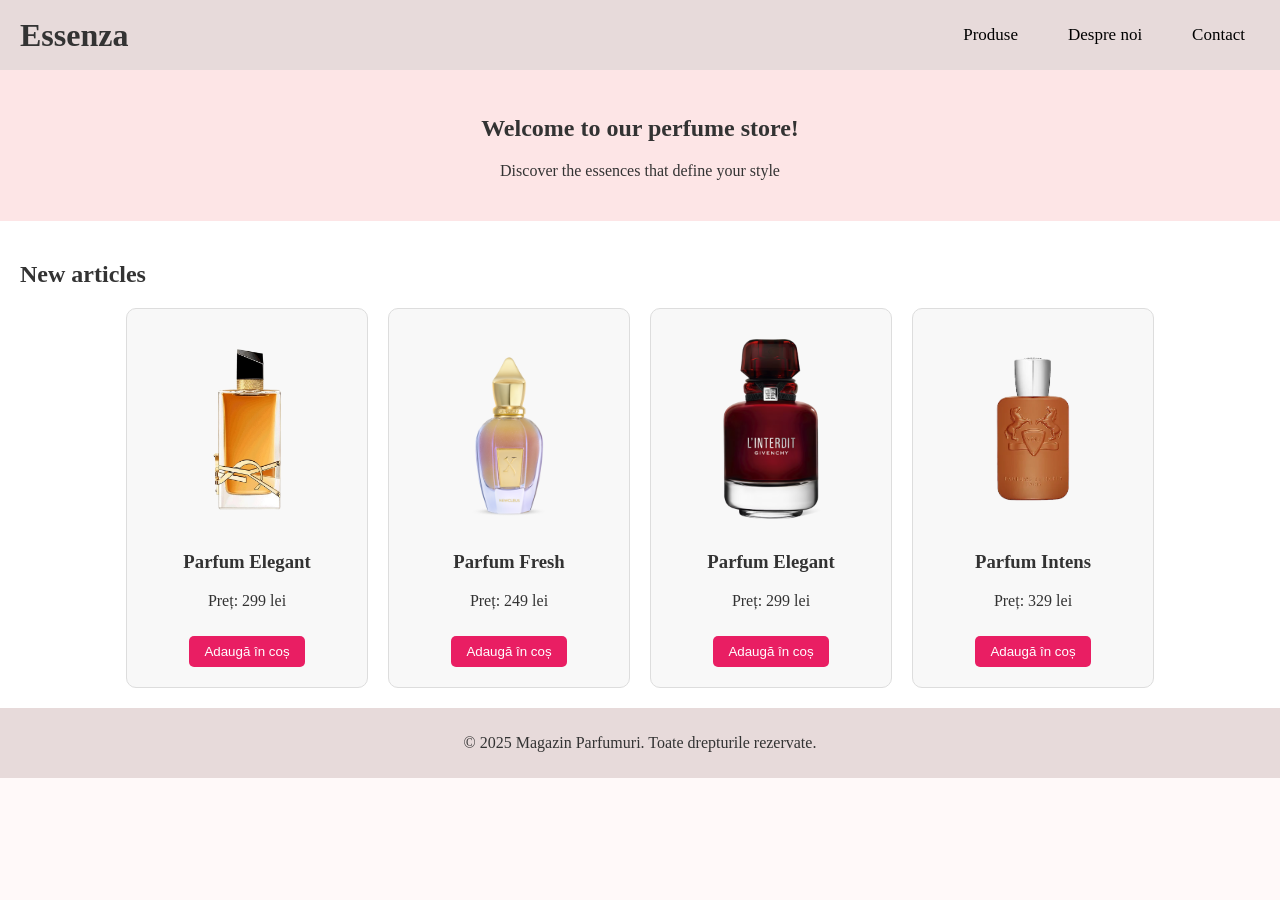
<file: index.html>
<!DOCTYPE html>
<html lang="ro">
<head>
    <meta charset="UTF-8">
    <meta name="viewport" content="width=device-width, initial-scale=1.0">
    <title>Magazin Parfumuri</title>
    <link rel="stylesheet" href="css/index.css">
</head>
<body>
    
    </header>
    <header class="header">
        <h1>Essenza</h1>
        <div class="hamburger"></div>
        <nav class="nav" id="menu">
            <ul>
                <li><a href="shop.html">Produse</a></li>
                <li><a href="despre.html">Despre noi</a></li>
                <li><a href="contact.html">Contact</a></li>
            </ul>
        </nav>
    </header>
    
    <section class="hero">
        <h2>Welcome to our perfume store!</h2>
        <p>Discover the essences that define your style</p>
    </section>
    <section id="produse" class="produse">
        <h2>New articles</h2>
        <div class="grid">
<div class="produs">
     <a href="parfum1.html" style="text-decoration: none; color: inherit;">
     <img src="images/ysl 1.jpg" alt="Parfum 1"style="width: 100%; height: auto;">
     <h3>Parfum Elegant</h3>
     <p>Preț: 299 lei</p>
     <button>Adaugă în coș</button>
 </a>      
</div>       
<div class="produs">
    <a href="parfum2.html" style="text-decoration: none; color: inherit;">
    <img src="images/xerjoff.jpg" alt="Parfum 2"style="width: 100%; height: auto;">
    <h3>Parfum Fresh</h3>
    <p>Preț: 249 lei</p>
    <button>Adaugă în coș</button>
</a>
</div>
<div class="produs">
    <a href="parfum3.html" style="text-decoration: none; color: inherit;">
    <img src="images\givenchy.jpg" alt="Parfum 3" style="width: 100%; height: auto;">
    <h3>Parfum Elegant</h3>
    <p>Preț: 299 lei</p>
    <button style="margin-top: 10px;">Adaugă în coș</button>
</a>
</div>
<div class="produs">
    <a href="parfum4.html" style="text-decoration: none; color: inherit;">
    <img src="images\pdm.jpg" alt="Parfum 4" style="width: 100%; height: auto;">
    <h3>Parfum Intens</h3>
    <p>Preț: 329 lei</p>
    <button style="margin-top: 10px;">Adaugă în coș</button>
</a>
</div>
</div>  
</div>
</div>
</section>
    <footer class="footer">
        <p>&copy; 2025 Magazin Parfumuri. Toate drepturile rezervate.</p>
    </footer>
<script src="script.js">
</script>
</body>
</html>
</file>
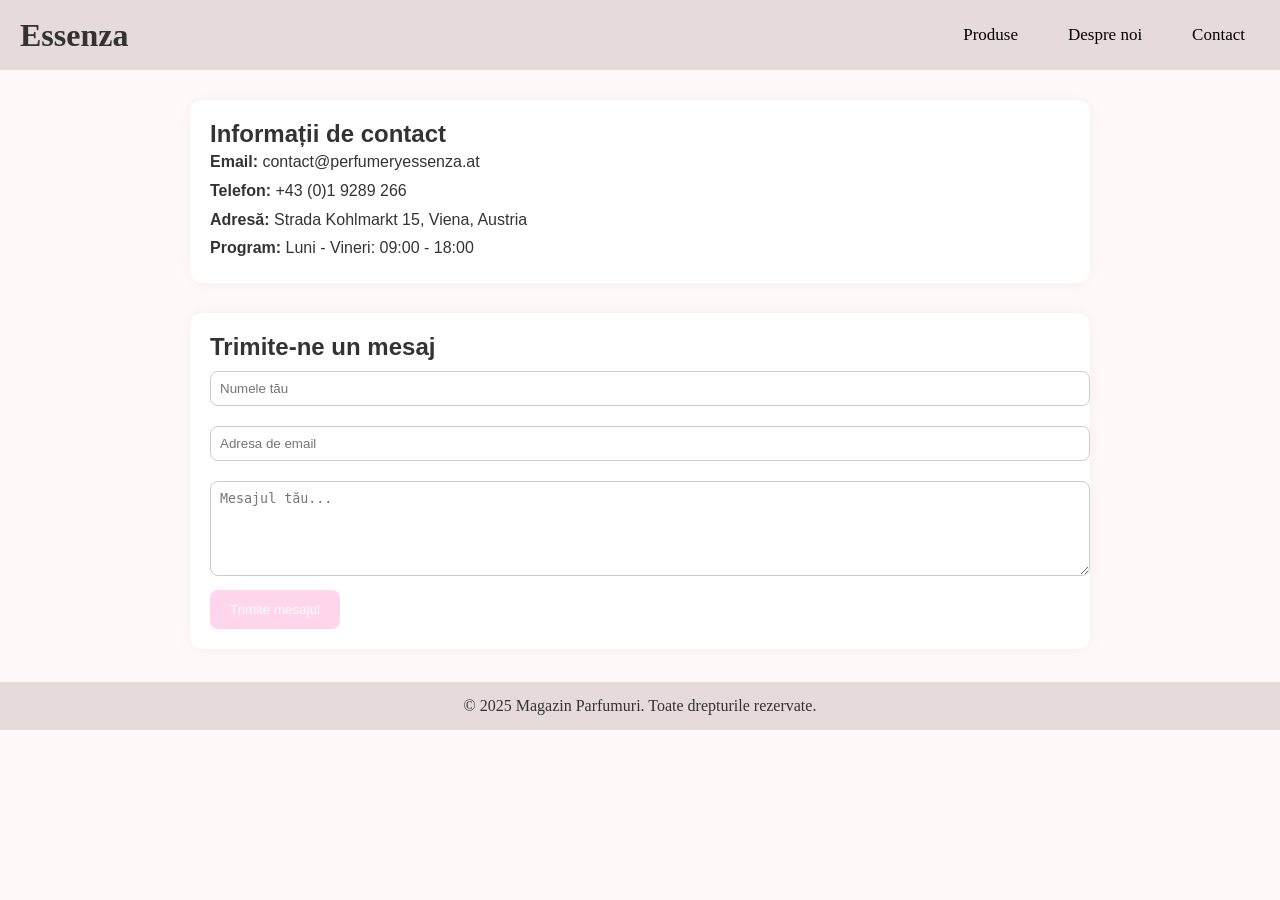
<file: contact.html>
<!DOCTYPE html>
<html lang="ro">
<head>
  <meta charset="UTF-8">
  <meta name="viewport" content="width=device-width, initial-scale=1.0">
  <title>Contactează-ne | Parfumuri Elegante</title>
  <style>
     * {
      margin: 0;
    }

    .header {
      display: flex;
      justify-content: space-between;
      align-items: center;
      color: #333;
      background-color: #e7dada;
      padding: 10px 20px;
      font-family: 'Times New Roman', sans-serif;
    }

    .home_bttn {
      text-decoration: none;
      color: #333;
    }

    .header h1 {
      margin: 0;
      text-align: center;
    }

    .hamburger {
      font-size: 30px;
      cursor: pointer;
      display: none;
    }

    .nav ul {
      display: flex;
      gap: 20px;
      list-style: none;
      margin: 0;
      padding: 0;
    }

    .nav li {
      display: inline;
    }

    .nav a {
      display: block;
      color: black;
      text-decoration: none;
      padding: 15px;
      font-size: 17px;
      transition: background-color 0.3s ease;
      border-radius: 5px;
    }

    .nav a:hover {
      background-color: #d8bcbc;
    }

    @media (max-width: 768px) {
      .hamburger {
        display: block;
      }

      .nav {
        display: none;
        width: 100%;
      }

      .nav.open {
        display: block;
      }

      .nav ul {
        flex-direction: column;
        align-items: flex-start;
      }
    }
    body {
      font-family: Arial, sans-serif;
      background-color: #fff9f9;
      color: #333;
    }
    .container {
      max-width: 900px;
      margin: 0 auto;
    }
    .contact-info, .contact-form {
      margin-top: 30px;
      background-color: #ffffff;
      padding: 20px;
      border-radius: 12px;
      box-shadow: 0 0 15px rgba(0,0,0,0.05);
    }
    .contact-info p {
      line-height: 1.8;
    }
    form input, form textarea {
      width: 100%;
      padding: 9px;
      margin: 10px 0;
      border: 1px solid #ccc;
      border-radius: 8px;
    }
    form button {
      background-color: #ffcee8d2;
      color: white;
      padding: 12px 20px;
      border: none;
      border-radius: 8px;
      cursor: pointer;
    }
    form button:hover {
      background-color: #d1a6c1;
    }
    .footer {
    background-color:#e7dada;
    text-align: center;
    padding: 15px;
    margin-top: 33px;
    font-family: 'Times', serif;
}
  </style>
</head>
<body>
    <header class="header">
        <a class="home_bttn" href="index.html">
          <h1>Essenza</h1>
        </a>
        <div class="hamburger" id="hamburger">&#9776;</div>
        <nav class="nav" id="menu">
          <ul>
            <li><a href="shop.html">Produse</a></li>
            <li><a href="despre.html">Despre noi</a></li>
            <li><a href="contact.html">Contact</a></li>
          </ul>
        </nav>
      </header>
  <div class="container">
    
    <div class="contact-info">
      <h2>Informații de contact</h2>
      <p><strong>Email:</strong> contact@perfumeryessenza.at</p>
      <p><strong>Telefon:</strong> +43 (0)1 9289 266</p>
      <p><strong>Adresă:</strong> Strada Kohlmarkt 15, Viena, Austria</p>
      <p><strong>Program:</strong> Luni - Vineri: 09:00 - 18:00</p>
    </div>

    <div class="contact-form">
      <h2>Trimite-ne un mesaj</h2>
      <form action="/trimite-mesaj" method="POST">
        <input type="text" name="nume" placeholder="Numele tău" required>
        <input type="email" name="email" placeholder="Adresa de email" required>
        <textarea name="mesaj" rows="5" placeholder="Mesajul tău..." required></textarea>
        <button type="submit">Trimite mesajul</button>
      </form>
    </div>
  </div>
  <footer class="footer">
    <p>&copy; 2025 Magazin Parfumuri. Toate drepturile rezervate.</p>
</footer>
</body>
</html>
</file>
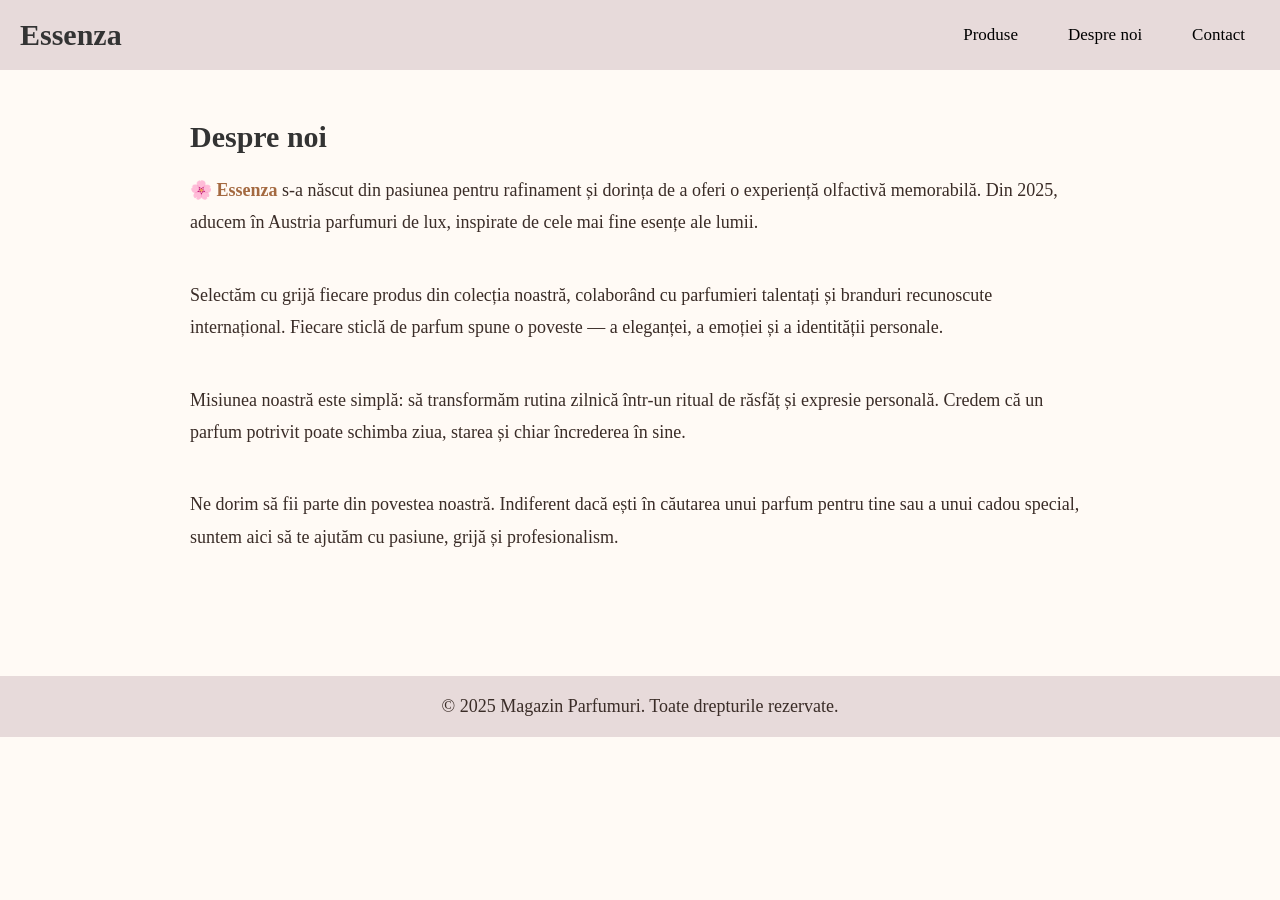
<file: despre.html>
<!DOCTYPE html>
<html lang="ro">
<head>
  <meta charset="UTF-8">
  <meta name="viewport" content="width=device-width, initial-scale=1.0">
  <title>Despre noi | Parfumuri Elegante</title>
  <style>
     * {
      margin: 0;
    }

    .header {
      display: flex;
      justify-content: space-between;
      align-items: center;
      color: #333;
      background-color: #e7dada;
      padding: 10px 20px;
      font-family: 'Times New Roman', sans-serif;
    }

    .home_bttn {
      text-decoration: none;
      color: #333;
    }

    .header h1 {
      margin: 0;
      text-align: center;
    }

    .hamburger {
      font-size: 30px;
      cursor: pointer;
      display: none;
    }

    .nav ul {
      display: flex;
      gap: 20px;
      list-style: none;
      margin: 0;
      padding: 0;
    }

    .nav li {
      display: inline;
    }

    .nav a {
      display: block;
      color: black;
      text-decoration: none;
      padding: 15px;
      font-size: 17px;
      transition: background-color 0.3s ease;
      border-radius: 5px;
    }

    .nav a:hover {
      background-color: #d8bcbc;
    }

    @media (max-width: 768px) {
      .hamburger {
        display: block;
      }

      .nav {
        display: none;
        width: 100%;
      }

      .nav.open {
        display: block;
      }

      .nav ul {
        flex-direction: column;
        align-items: flex-start;
      }
    }
    body {
      font-family: 'Georgia', serif;
      background-color: #fffaf5;
      color: #3a2c27;
    
    }
    .container {
      max-width: 900px;
      margin: 0 auto;
      padding: 50px;
    }
    
    h1 {
      color: #333;
      font-size: 30px;
      margin-bottom: 20px;
    }
    p {
      line-height: 1.8;
      font-size: 18px;
    }
    .highlight {
      font-weight: bold;
      color: #a46940;
    }
    .section {
      margin-bottom: 40px;
    }
    .footer {
    background-color:#e7dada;
    text-align: center;
    padding: 14px;
    margin-top: 33px;
    font-family: 'Times', serif;
}
  </style>
</head>
<body>
    <header class="header">
        <a class="home_bttn" href="index.html">
          <h1>Essenza</h1>
        </a>
        <div class="hamburger" id="hamburger">&#9776;</div>
        <nav class="nav" id="menu">
          <ul>
            <li><a href="shop.html">Produse</a></li>
            <li><a href="despre.html">Despre noi</a></li>
            <li><a href="contact.html">Contact</a></li>
          </ul>
        </nav>
      </header>
  <div class="container">
    <h1>Despre noi</h1>

    <div class="section">
      <p>
        <span class="highlight">🌸 Essenza</span> s-a născut din pasiunea pentru rafinament și dorința de a oferi o experiență olfactivă memorabilă.
        Din 2025, aducem în Austria parfumuri de lux, inspirate de cele mai fine esențe ale lumii.
      </p>
    </div>

    <div class="section">
      <p>
        Selectăm cu grijă fiecare produs din colecția noastră, colaborând cu parfumieri talentați și branduri recunoscute internațional.
        Fiecare sticlă de parfum spune o poveste — a eleganței, a emoției și a identității personale.
      </p>
    </div>

    <div class="section">
      <p>
        Misiunea noastră este simplă: să transformăm rutina zilnică într-un ritual de răsfăț și expresie personală. Credem că un parfum potrivit poate schimba ziua, starea și chiar încrederea în sine.
      </p>
    </div>

    <div class="section">
      <p>
        Ne dorim să fii parte din povestea noastră. Indiferent dacă ești în căutarea unui parfum pentru tine sau a unui cadou special, suntem aici să te ajutăm cu pasiune, grijă și profesionalism.
      </p>
    </div>
  </div>
  <footer class="footer">
    <p>&copy; 2025 Magazin Parfumuri. Toate drepturile rezervate.</p>
</footer>
</body>
</html>
</file>
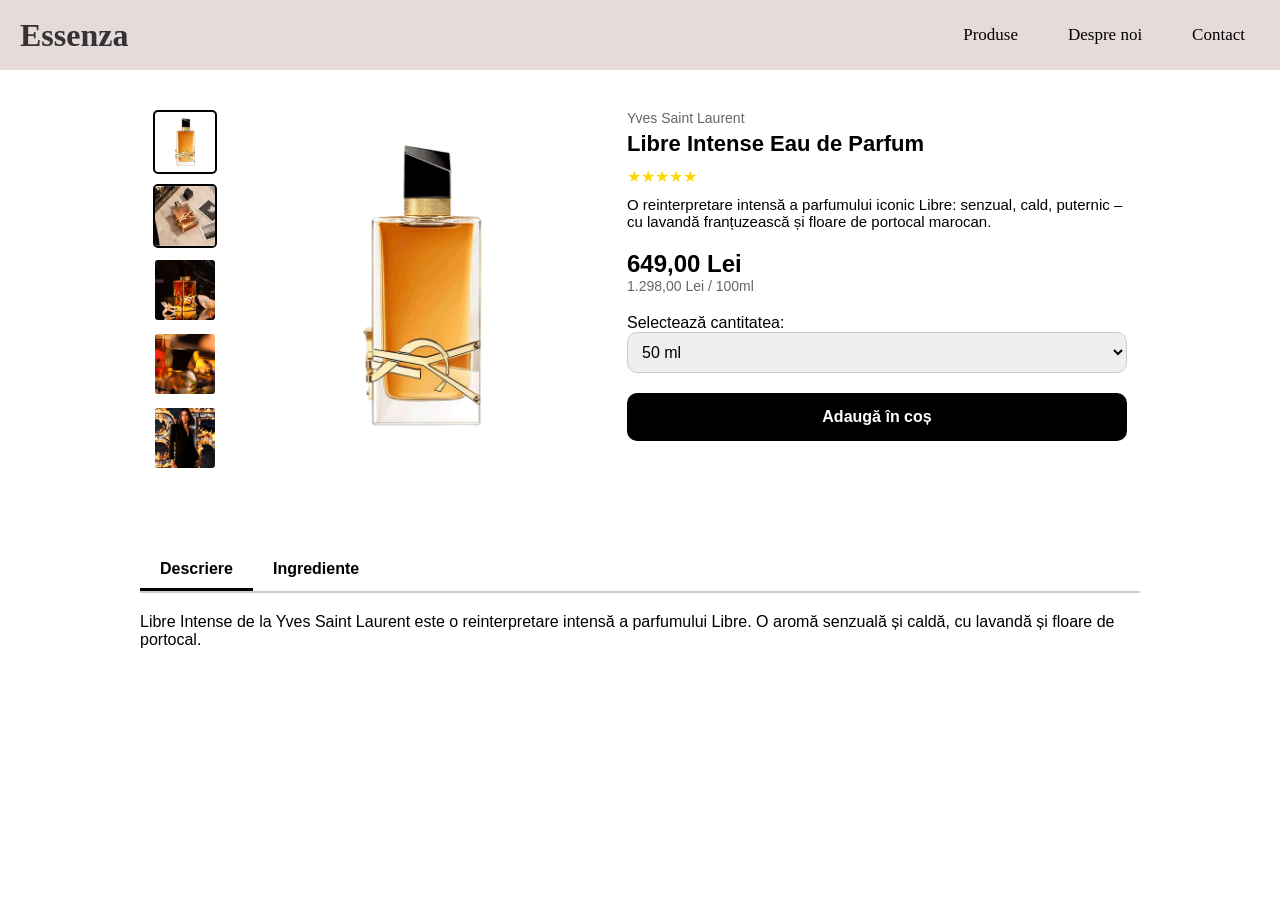
<file: parfum1.html>
<!DOCTYPE html>
<html lang="ro">
<head>
  <meta charset="UTF-8" />
  <meta name="viewport" content="width=device-width, initial-scale=1.0"/>
  <title>YSL Libre Intense - Pagina produs</title>
  <style>
    * {
      margin: 0;
    }

    .header {
      display: flex;
      justify-content: space-between;
      align-items: center;
      color: #333;
      background-color: #e7dada;
      padding: 10px 20px;
      font-family: 'Times New Roman', sans-serif;
    }

    .home_bttn {
      text-decoration: none;
      color: #333;
    }

    .header h1 {
      margin: 0;
      text-align: center;
    }

    .hamburger {
      font-size: 30px;
      cursor: pointer;
      display: none;
    }

    .nav ul {
      display: flex;
      gap: 20px;
      list-style: none;
      margin: 0;
      padding: 0;
    }

    .nav li {
      display: inline;
    }

    .nav a {
      display: block;
      color: black;
      text-decoration: none;
      padding: 15px;
      font-size: 17px;
      transition: background-color 0.3s ease;
      border-radius: 5px;
    }

    .nav a:hover {
      background-color: #d8bcbc;
    }

    @media (max-width: 768px) {
      .hamburger {
        display: block;
      }

      .nav {
        display: none;
        width: 100%;
      }

      .nav.open {
        display: block;
      }

      .nav ul {
        flex-direction: column;
        align-items: flex-start;
      }
    }

    /* Restul stilurilor existente în codul original */
    body {
      font-family: Arial, sans-serif;
      margin: 0;
      background: #fff;
      color: #000;
    }

    .product-container {
      display: flex;
      flex-wrap: wrap;
      padding: 40px;
      gap: 30px;
      justify-content: center;
    }

    .gallery {
      display: flex;
      flex-direction: column;
      align-items: center;
      gap: 10px;
    }

    .gallery img {
      width: 60px;
      height: 60px;
      object-fit: cover;
      border: 2px solid transparent;
      cursor: pointer;
      border-radius: 5px;
    }

    .gallery img.active {
      border: 2px solid black;
    }

    .main-image {
      width: 350px;
      height: 350px;
      object-fit: cover;
      border-radius: 10px;
      transition: transform 0.3s ease, opacity 0.3s ease;
      opacity: 1;
    }

    .main-image.fade-out {
      opacity: 0;
    }

    .details {
      max-width: 500px;
    }

    .brand {
      color: #666;
      font-size: 14px;
      margin-bottom: 5px;
    }

    .title {
      font-size: 22px;
      font-weight: bold;
      margin: 0;
    }

    .stars {
      color: gold;
      margin: 10px 0;
    }

    .description {
      font-size: 15px;
      margin-bottom: 20px;
    }

    .price {
      font-size: 24px;
      font-weight: bold;
    }

    .price-per-100ml {
      font-size: 14px;
      color: #666;
      margin-bottom: 20px;
    }

    .select-section {
      margin: 20px 0;
    }

    select {
      padding: 10px;
      border-radius: 10px;
      border: 1px solid #ccc;
      font-size: 16px;
      width: 100%;
    }

    .add-to-cart {
      width: 100%;
      background-color: black;
      color: white;
      border: none;
      padding: 15px;
      font-size: 16px;
      font-weight: bold;
      border-radius: 10px;
      cursor: pointer;
    }

    .tabs-container {
      max-width: 1000px;
      margin: 40px auto;
      padding: 0 40px;
    }

    .tabs {
      display: flex;
      border-bottom: 2px solid #ccc;
    }

    .tab {
      padding: 10px 20px;
      cursor: pointer;
      font-weight: bold;
      border-bottom: 3px solid transparent;
    }

    .tab.active {
      border-bottom: 3px solid black;
    }

    .tab-content {
      display: none;
      padding: 20px 0;
    }

    .tab-content.active {
      display: block;
    }
  </style>
</head>
<body>
  <!-- Bara de navigare -->
  <header class="header">
    <a class="home_bttn" href="index.html">
      <h1>Essenza</h1>
    </a>
    <div class="hamburger" id="hamburger">&#9776;</div>
    <nav class="nav" id="menu">
      <ul>
        <li><a href="shop.html">Produse</a></li>
        <li><a href="despre.html">Despre noi</a></li>
        <li><a href="contact.html">Contact</a></li>
      </ul>
    </nav>
  </header>
  <div class="product-container">
    <!-- GALLERY -->
    <div class="gallery">
      <img src="images/ysl 1.jpg" class="thumb active" onclick="changeImage('images/ysl 1.jpg')">
      <img src="images/ysl 2.jpg" class="thumb active" onclick="changeImage('images/ysl 2.jpg')">
      <img src="images/ysl 3.jpg" class="thumb" onclick="changeImage('images/ysl 3.jpg')">
      <img src="images/ysl 4.jpg" class="thumb" onclick="changeImage('images/ysl 4.jpg')">
      <img src="images/ysl 5.jpg" class="thumb" onclick="changeImage('images/ysl 5.jpg')">
    </div>

    <!-- MAIN IMAGE -->
    <div>
      <img src="images/ysl 1.jpg" id="mainImage" class="main-image" alt="Parfum YSL">
    </div>

    <!-- DETAILS -->
    <div class="details">
      <div class="brand">Yves Saint Laurent</div>
      <h1 class="title">Libre Intense Eau de Parfum</h1>
      <div class="stars">★★★★★</div>
      <p class="description">
        O reinterpretare intensă a parfumului iconic Libre: senzual, cald, puternic – cu lavandă franțuzească și floare de portocal marocan.
      </p>
      <div class="price" id="pretAfisat">649,00 Lei</div>
      <div class="price-per-100ml" id="pret100ml">1.298,00 Lei / 100ml</div>

      <div class="select-section">
        <label for="cantitate">Selectează cantitatea:</label>
        <select id="cantitate" onchange="actualizeazaPretul()">
          <option value="50">50 ml</option>
          <option value="90">90 ml</option>
        </select>
      </div>

      <button class="add-to-cart">Adaugă în coș</button>
    </div>
  </div>

  <!-- TABS -->
  <div class="tabs-container">
    <div class="tabs">
      <div class="tab active" onclick="openTab('descriere')">Descriere</div>
      <div class="tab" onclick="openTab('ingrediente')">Ingrediente</div>
    </div>
    <div id="descriere" class="tab-content active">
      <p>
        Libre Intense de la Yves Saint Laurent este o reinterpretare intensă a parfumului Libre. O aromă senzuală și caldă, cu lavandă și floare de portocal.
      </p>
    </div>
    <div id="ingrediente" class="tab-content">
      <p>
        Note de vârf: lavandă, mandarină, bergamotă<br>
        Note de mijloc: floare de portocal, iasomie<br>
        Note de bază: vanilie, ambra, tonka, vetiver
      </p>
    </div>
  </div>

  <script>
    const preturi = {
      50: { pret: "649,00 Lei", per100: "1.298,00 Lei / 100ml" },
      90: { pret: "849,00 Lei", per100: "943,33 Lei / 100ml" }
    };

    function changeImage(src) {
      const mainImage = document.getElementById('mainImage');
      mainImage.classList.add('fade-out');
      setTimeout(() => {
        mainImage.src = src;
        mainImage.classList.remove('fade-out');
      }, 200);

      document.querySelectorAll('.thumb').forEach(img => {
        img.classList.remove('active');
        if (img.src.includes(src)) {
          img.classList.add('active');
        }
      });
    }

    function actualizeazaPretul() {
      const cantitate = document.getElementById('cantitate').value;
      document.getElementById('pretAfisat').textContent = preturi[cantitate].pret;
      document.getElementById('pret100ml').textContent = preturi[cantitate].per100;
    }

    function openTab(tabId) {
      document.querySelectorAll('.tab').forEach(tab => tab.classList.remove('active'));
      document.querySelectorAll('.tab-content').forEach(tab => tab.classList.remove('active'));
      document.querySelector(`[onclick="openTab('${tabId}')"]`).classList.add('active');
      document.getElementById(tabId).classList.add('active');
    }
  </script>
</body>
</html>
</file>
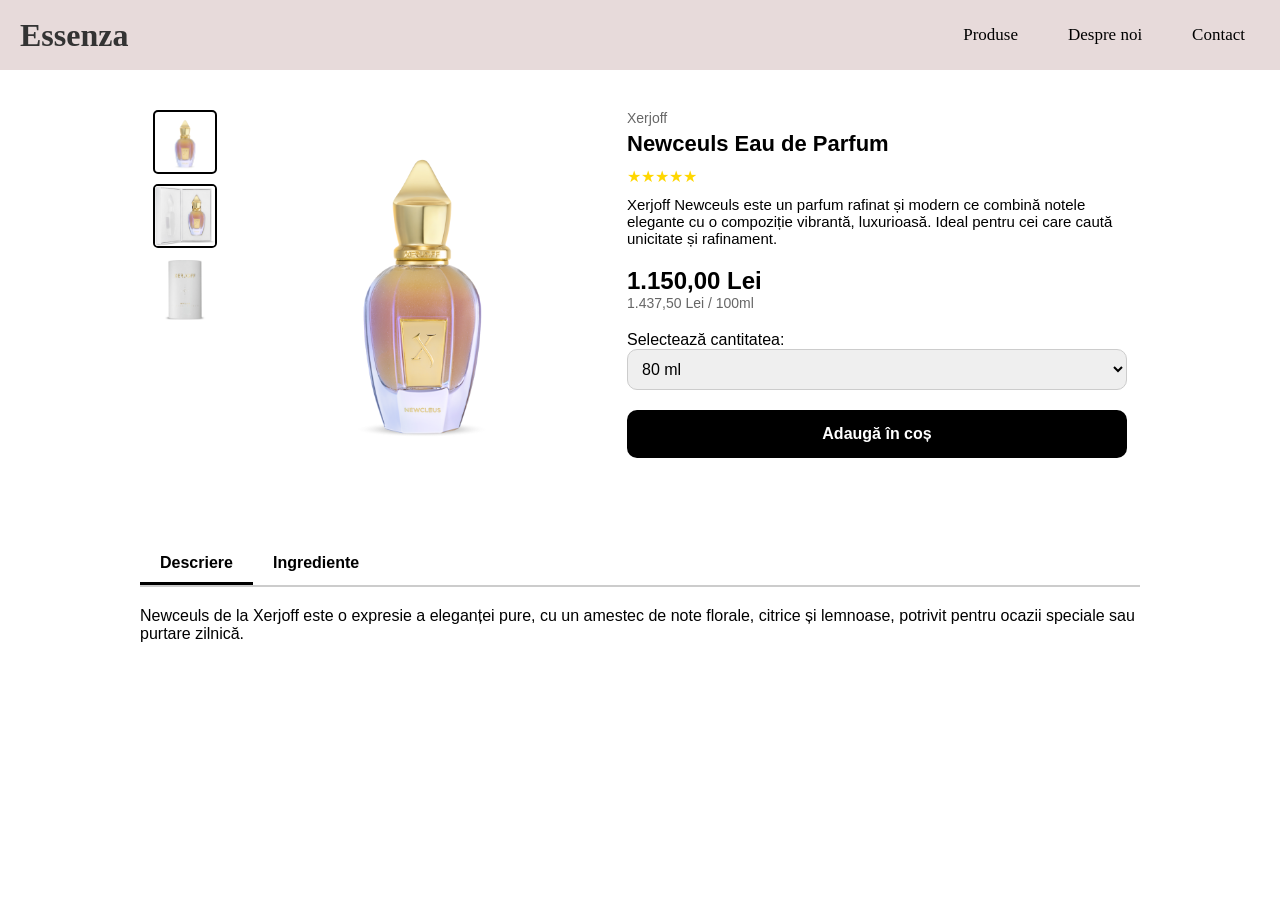
<file: parfum2.html>
<!DOCTYPE html>
<html lang="ro">
<head>
  <meta charset="UTF-8" />
  <meta name="viewport" content="width=device-width, initial-scale=1.0"/>
  <title>Xerjoff Newceuls - Pagina produs</title>
  <style>
    * { margin: 0; }

    .header {
      display: flex;
      justify-content: space-between;
      align-items: center;
      color: #333;
      background-color: #e7dada;
      padding: 10px 20px;
      font-family: 'Times New Roman', sans-serif;
    }

    .home_bttn {
      text-decoration: none;
      color: #333;
    }

    .header h1 {
      margin: 0;
      text-align: center;
    }

    .hamburger {
      font-size: 30px;
      cursor: pointer;
      display: none;
    }

    .nav ul {
      display: flex;
      gap: 20px;
      list-style: none;
      margin: 0;
      padding: 0;
    }

    .nav li {
      display: inline;
    }

    .nav a {
      display: block;
      color: black;
      text-decoration: none;
      padding: 15px;
      font-size: 17px;
      transition: background-color 0.3s ease;
      border-radius: 5px;
    }

    .nav a:hover {
      background-color: #d8bcbc;
    }

    @media (max-width: 768px) {
      .hamburger { display: block; }
      .nav { display: none; width: 100%; }
      .nav.open { display: block; }
      .nav ul {
        flex-direction: column;
        align-items: flex-start;
      }
    }

    body {
      font-family: Arial, sans-serif;
      margin: 0;
      background: #fff;
      color: #000;
    }

    .product-container {
      display: flex;
      flex-wrap: wrap;
      padding: 40px;
      gap: 30px;
      justify-content: center;
    }

    .gallery {
      display: flex;
      flex-direction: column;
      align-items: center;
      gap: 10px;
    }

    .gallery img {
      width: 60px;
      height: 60px;
      object-fit: cover;
      border: 2px solid transparent;
      cursor: pointer;
      border-radius: 5px;
    }

    .gallery img.active {
      border: 2px solid black;
    }

    .main-image {
      width: 350px;
      height: 350px;
      object-fit: cover;
      border-radius: 10px;
      transition: transform 0.3s ease, opacity 0.3s ease;
      opacity: 1;
    }

    .main-image.fade-out { opacity: 0; }

    .details {
      max-width: 500px;
    }

    .brand {
      color: #666;
      font-size: 14px;
      margin-bottom: 5px;
    }

    .title {
      font-size: 22px;
      font-weight: bold;
      margin: 0;
    }

    .stars {
      color: gold;
      margin: 10px 0;
    }

    .description {
      font-size: 15px;
      margin-bottom: 20px;
    }

    .price {
      font-size: 24px;
      font-weight: bold;
    }

    .price-per-100ml {
      font-size: 14px;
      color: #666;
      margin-bottom: 20px;
    }

    .select-section {
      margin: 20px 0;
    }

    select {
      padding: 10px;
      border-radius: 10px;
      border: 1px solid #ccc;
      font-size: 16px;
      width: 100%;
    }

    .add-to-cart {
      width: 100%;
      background-color: black;
      color: white;
      border: none;
      padding: 15px;
      font-size: 16px;
      font-weight: bold;
      border-radius: 10px;
      cursor: pointer;
    }

    .tabs-container {
      max-width: 1000px;
      margin: 40px auto;
      padding: 0 40px;
    }

    .tabs {
      display: flex;
      border-bottom: 2px solid #ccc;
    }

    .tab {
      padding: 10px 20px;
      cursor: pointer;
      font-weight: bold;
      border-bottom: 3px solid transparent;
    }

    .tab.active {
      border-bottom: 3px solid black;
    }

    .tab-content {
      display: none;
      padding: 20px 0;
    }

    .tab-content.active {
      display: block;
    }
  </style>
</head>
<body>
  <!-- Bara de navigare -->
  <header class="header">
    <a class="home_bttn" href="index.html"><h1>Essenza</h1></a>
    <div class="hamburger" id="hamburger">&#9776;</div>
    <nav class="nav" id="menu">
      <ul>
        <li><a href="shop.html">Produse</a></li>
        <li><a href="despre.html">Despre noi</a></li>
        <li><a href="contact.html">Contact</a></li>
      </ul>
    </nav>
  </header>

  <div class="product-container">
    <div class="gallery">
      <img src="images/xerjoff.jpg" class="thumb active" onclick="changeImage('images/xerjoff.jpg')">
      <img src="images/xerjoff_1.jpg" class="thumb active" onclick="changeImage('images/xerjoff_1.jpg')">
      <img src="images/xerjoff_2.jpg" class="thumb" onclick="changeImage('images/xerjoff_2.jpg')">
    </div>

    <div>
      <img src="images/xerjoff.jpg" id="mainImage" class="main-image" alt="Xerjoff Newceuls">
    </div>

    <div class="details">
      <div class="brand">Xerjoff</div>
      <h1 class="title">Newceuls Eau de Parfum</h1>
      <div class="stars">★★★★★</div>
      <p class="description">
        Xerjoff Newceuls este un parfum rafinat și modern ce combină notele elegante cu o compoziție vibrantă, luxurioasă. Ideal pentru cei care caută unicitate și rafinament.
      </p>
      <div class="price" id="pretAfisat">1.150,00 Lei</div>
      <div class="price-per-100ml" id="pret100ml">1.437,50 Lei / 100ml</div>

      <div class="select-section">
        <label for="cantitate">Selectează cantitatea:</label>
        <select id="cantitate" onchange="actualizeazaPretul()">
          <option value="80">80 ml</option>
          <option value="50">50 ml</option>
        </select>
      </div>

      <button class="add-to-cart">Adaugă în coș</button>
    </div>
  </div>

  <div class="tabs-container">
    <div class="tabs">
      <div class="tab active" onclick="openTab('descriere')">Descriere</div>
      <div class="tab" onclick="openTab('ingrediente')">Ingrediente</div>
    </div>
    <div id="descriere" class="tab-content active">
      <p>
        Newceuls de la Xerjoff este o expresie a eleganței pure, cu un amestec de note florale, citrice și lemnoase, potrivit pentru ocazii speciale sau purtare zilnică.
      </p>
    </div>
    <div id="ingrediente" class="tab-content">
      <p>
        Note de vârf: bergamotă, lămâie siciliană<br>
        Note de mijloc: iasomie, iris, trandafir<br>
        Note de bază: ambroxan, lemn de santal, mosc alb
      </p>
    </div>
  </div>

  <script>
    const preturi = {
      80: { pret: "1.150,00 Lei", per100: "1.437,50 Lei / 100ml" },
      50: { pret: "849,00 Lei", per100: "1.698,00 Lei / 100ml" }
    };

    function changeImage(src) {
      const mainImage = document.getElementById('mainImage');
      mainImage.classList.add('fade-out');
      setTimeout(() => {
        mainImage.src = src;
        mainImage.classList.remove('fade-out');
      }, 200);
      document.querySelectorAll('.thumb').forEach(img => {
        img.classList.remove('active');
        if (img.src.includes(src)) {
          img.classList.add('active');
        }
      });
    }

    function actualizeazaPretul() {
      const cantitate = document.getElementById('cantitate').value;
      document.getElementById('pretAfisat').textContent = preturi[cantitate].pret;
      document.getElementById('pret100ml').textContent = preturi[cantitate].per100;
    }

    function openTab(tabId) {
      document.querySelectorAll('.tab').forEach(tab => tab.classList.remove('active'));
      document.querySelectorAll('.tab-content').forEach(tab => tab.classList.remove('active'));
      document.querySelector(`[onclick="openTab('${tabId}')"]`).classList.add('active');
      document.getElementById(tabId).classList.add('active');
    }
  </script>
</body>
</html>
</file>
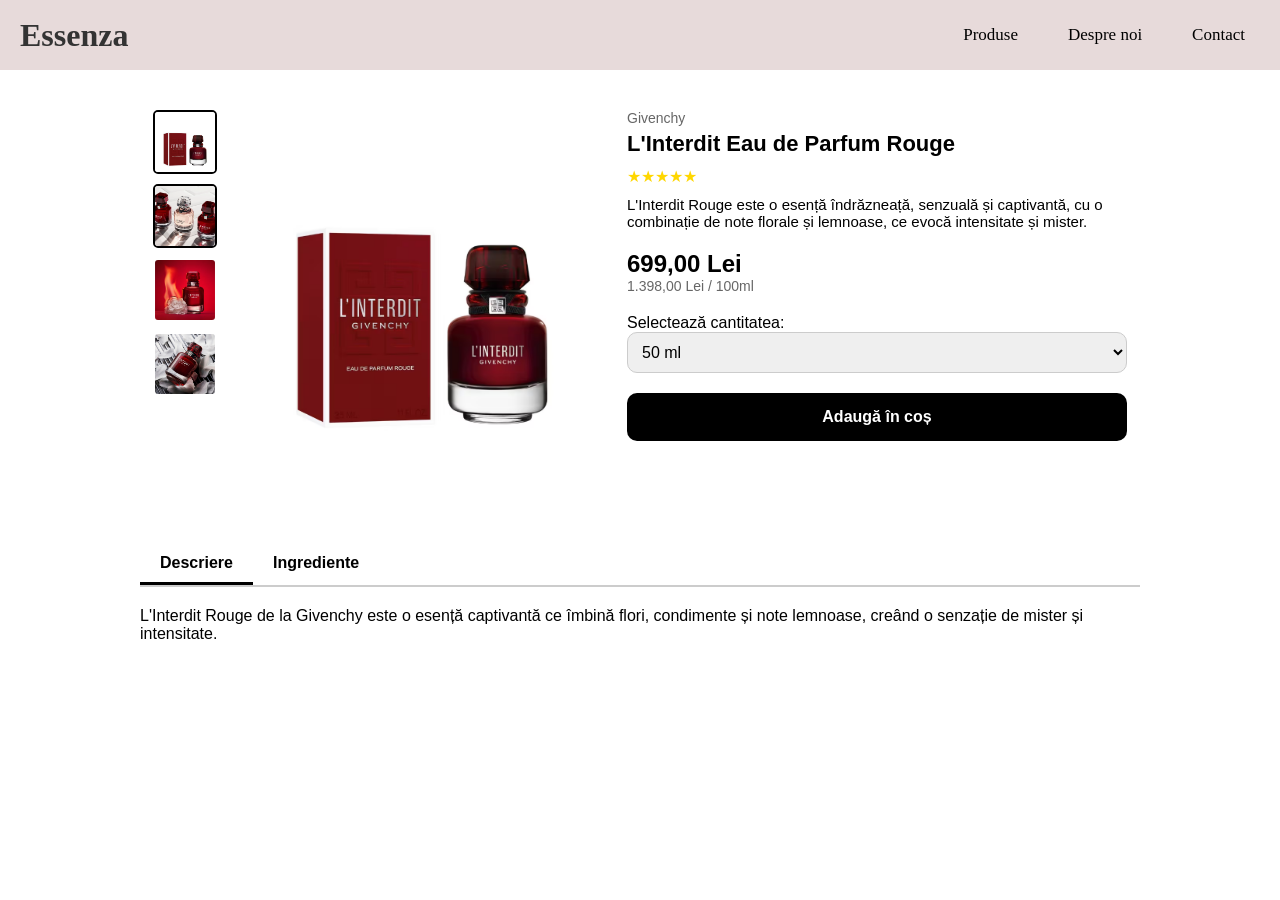
<file: parfum3.html>
<!DOCTYPE html>
<html lang="ro">
<head>
  <meta charset="UTF-8" />
  <meta name="viewport" content="width=device-width, initial-scale=1.0"/>
  <title>L'Interdit Eau de Parfum Rouge - Pagina produs</title>
  <style>
    * { margin: 0; }

    .header {
      display: flex;
      justify-content: space-between;
      align-items: center;
      color: #333;
      background-color: #e7dada;
      padding: 10px 20px;
      font-family: 'Times New Roman', sans-serif;
    }

    .home_bttn {
      text-decoration: none;
      color: #333;
    }

    .header h1 {
      margin: 0;
      text-align: center;
    }

    .hamburger {
      font-size: 30px;
      cursor: pointer;
      display: none;
    }

    .nav ul {
      display: flex;
      gap: 20px;
      list-style: none;
      margin: 0;
      padding: 0;
    }

    .nav li {
      display: inline;
    }

    .nav a {
      display: block;
      color: black;
      text-decoration: none;
      padding: 15px;
      font-size: 17px;
      transition: background-color 0.3s ease;
      border-radius: 5px;
    }

    .nav a:hover {
      background-color: #d8bcbc;
    }

    @media (max-width: 768px) {
      .hamburger { display: block; }
      .nav { display: none; width: 100%; }
      .nav.open { display: block; }
      .nav ul {
        flex-direction: column;
        align-items: flex-start;
      }
    }

    body {
      font-family: Arial, sans-serif;
      margin: 0;
      background: #fff;
      color: #000;
    }

    .product-container {
      display: flex;
      flex-wrap: wrap;
      padding: 40px;
      gap: 30px;
      justify-content: center;
    }

    .gallery {
      display: flex;
      flex-direction: column;
      align-items: center;
      gap: 10px;
    }

    .gallery img {
      width: 60px;
      height: 60px;
      object-fit: cover;
      border: 2px solid transparent;
      cursor: pointer;
      border-radius: 5px;
    }

    .gallery img.active {
      border: 2px solid black;
    }

    .main-image {
      width: 350px;
      height: 350px;
      object-fit: cover;
      border-radius: 10px;
      transition: transform 0.3s ease, opacity 0.3s ease;
      opacity: 1;
    }

    .main-image.fade-out { opacity: 0; }

    .details {
      max-width: 500px;
    }

    .brand {
      color: #666;
      font-size: 14px;
      margin-bottom: 5px;
    }

    .title {
      font-size: 22px;
      font-weight: bold;
      margin: 0;
    }

    .stars {
      color: gold;
      margin: 10px 0;
    }

    .description {
      font-size: 15px;
      margin-bottom: 20px;
    }

    .price {
      font-size: 24px;
      font-weight: bold;
    }

    .price-per-100ml {
      font-size: 14px;
      color: #666;
      margin-bottom: 20px;
    }

    .select-section {
      margin: 20px 0;
    }

    select {
      padding: 10px;
      border-radius: 10px;
      border: 1px solid #ccc;
      font-size: 16px;
      width: 100%;
    }

    .add-to-cart {
      width: 100%;
      background-color: black;
      color: white;
      border: none;
      padding: 15px;
      font-size: 16px;
      font-weight: bold;
      border-radius: 10px;
      cursor: pointer;
    }

    .tabs-container {
      max-width: 1000px;
      margin: 40px auto;
      padding: 0 40px;
    }

    .tabs {
      display: flex;
      border-bottom: 2px solid #ccc;
    }

    .tab {
      padding: 10px 20px;
      cursor: pointer;
      font-weight: bold;
      border-bottom: 3px solid transparent;
    }

    .tab.active {
      border-bottom: 3px solid black;
    }

    .tab-content {
      display: none;
      padding: 20px 0;
    }

    .tab-content.active {
      display: block;
    }
  </style>
</head>
<body>
  <header class="header">
    <a class="home_bttn" href="index.html"><h1>Essenza</h1></a>
    <div class="hamburger" id="hamburger">&#9776;</div>
    <nav class="nav" id="menu">
      <ul>
        <li><a href="shop.html">Produse</a></li>
        <li><a href="despre.html">Despre noi</a></li>
        <li><a href="contact.html">Contact</a></li>
      </ul>
    </nav>
  </header>

  <div class="product-container">
    <div class="gallery">
      <img src="images/givenchy 1.jpeg" class="thumb active" onclick="changeImage('images/givenchy 1.jpeg')">
      <img src="images/givenchy 2.jpeg" class="thumb active" onclick="changeImage('images/givenchy 2.jpeg')">
      <img src="images/givenchy 3.jpeg" class="thumb" onclick="changeImage('images/givenchy 3.jpeg')">
      <img src="images/givenchy 4.jpeg" class="thumb" onclick="changeImage('images/givenchy 4.jpeg')">
    </div>

    <div>
      <img src="images/givenchy 1.jpeg" id="mainImage" class="main-image" alt="L'Interdit Eau de Parfum Rouge">
    </div>

    <div class="details">
      <div class="brand">Givenchy</div>
      <h1 class="title">L'Interdit Eau de Parfum Rouge</h1>
      <div class="stars">★★★★★</div>
      <p class="description">
        L'Interdit Rouge este o esență îndrăzneață, senzuală și captivantă, cu o combinație de note florale și lemnoase, ce evocă intensitate și mister.
      </p>
      <div class="price" id="pretAfisat">699,00 Lei</div>
      <div class="price-per-100ml" id="pret100ml">1.398,00 Lei / 100ml</div>

      <div class="select-section">
        <label for="cantitate">Selectează cantitatea:</label>
        <select id="cantitate" onchange="actualizeazaPretul()">
          <option value="50">50 ml</option>
          <option value="90">90 ml</option>
        </select>
      </div>

      <button class="add-to-cart">Adaugă în coș</button>
    </div>
  </div>

  <div class="tabs-container">
    <div class="tabs">
      <div class="tab active" onclick="openTab('descriere')">Descriere</div>
      <div class="tab" onclick="openTab('ingrediente')">Ingrediente</div>
    </div>
    <div id="descriere" class="tab-content active">
      <p>
        L'Interdit Rouge de la Givenchy este o esență captivantă ce îmbină flori, condimente și note lemnoase, creând o senzație de mister și intensitate.
      </p>
    </div>
    <div id="ingrediente" class="tab-content">
      <p>
        Note de vârf: iasomie, trandafir, cardamom<br>
        Note de mijloc: orhidee, tuberoză<br>
        Note de bază: ambroxan, paciuli, vanilie
      </p>
    </div>
  </div>

  <script>
    const preturi = {
      50: { pret: "699,00 Lei", per100: "1.398,00 Lei / 100ml" },
      90: { pret: "899,00 Lei", per100: "998,89 Lei / 100ml" }
    };

    function changeImage(src) {
      const mainImage = document.getElementById('mainImage');
      mainImage.classList.add('fade-out');
      setTimeout(() => {
        mainImage.src = src;
        mainImage.classList.remove('fade-out');
      }, 200);
      document.querySelectorAll('.thumb').forEach(img => {
        img.classList.remove('active');
        if (img.src.includes(src)) {
          img.classList.add('active');
        }
      });
    }

    function actualizeazaPretul() {
      const cantitate = document.getElementById('cantitate').value;
      document.getElementById('pretAfisat').textContent = preturi[cantitate].pret;
      document.getElementById('pret100ml').textContent = preturi[cantitate].per100;
    }

    function openTab(tabId) {
      document.querySelectorAll('.tab').forEach(tab => tab.classList.remove('active'));
      document.querySelectorAll('.tab-content').forEach(tab => tab.classList.remove('active'));
      document.querySelector(`[onclick="openTab('${tabId}')"]`).classList.add('active');
      document.getElementById(tabId).classList.add('active');
    }
  </script>
</body>
</html>
</file>
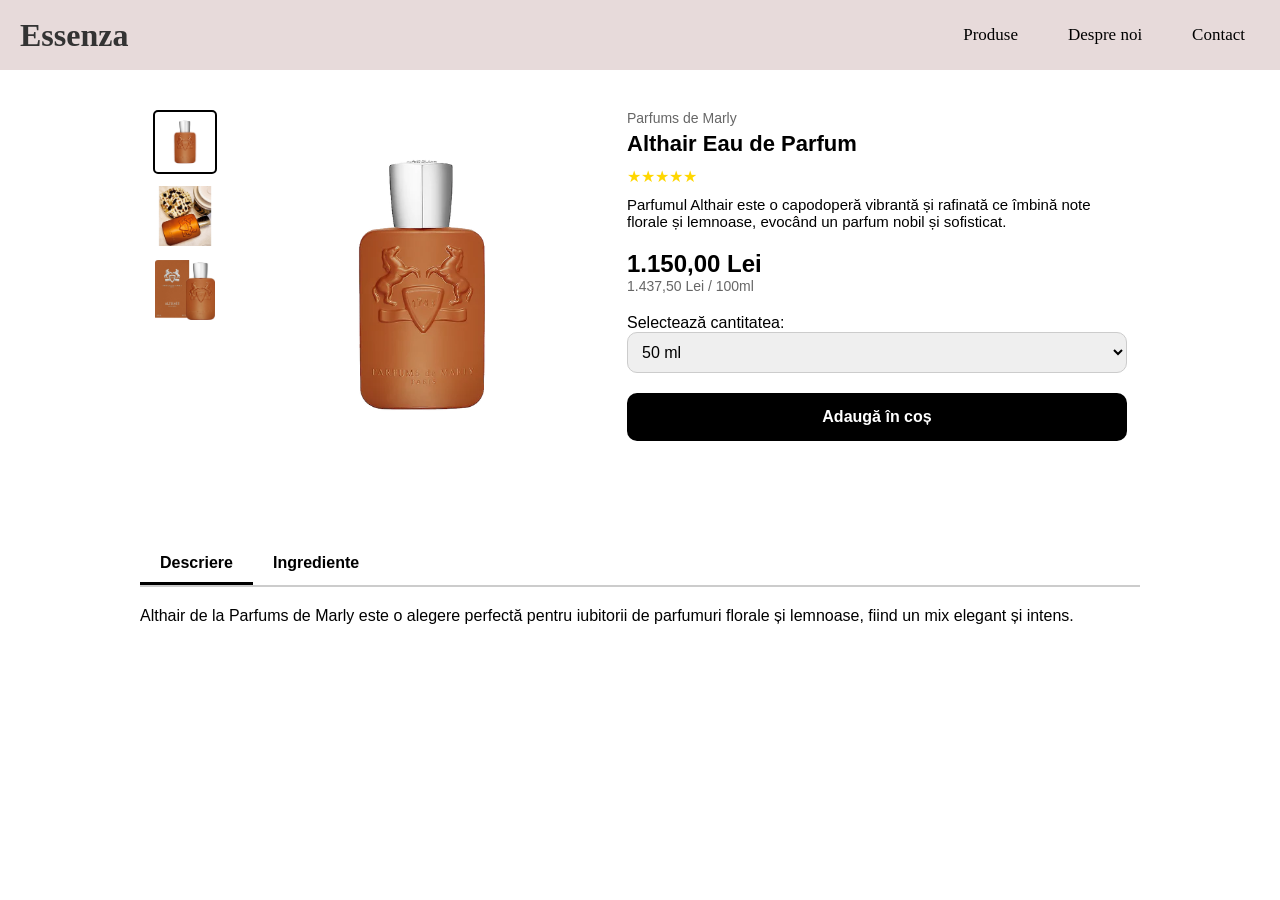
<file: parfum4.html>
<!DOCTYPE html>
<html lang="ro">
<head>
  <meta charset="UTF-8" />
  <meta name="viewport" content="width=device-width, initial-scale=1.0"/>
  <title>Parfums de Marly Althair Eau de Parfum - Pagina produs</title>
  <style>
    * { margin: 0; }

    .header {
      display: flex;
      justify-content: space-between;
      align-items: center;
      color: #333;
      background-color: #e7dada;
      padding: 10px 20px;
      font-family: 'Times New Roman', sans-serif;
    }

    .home_bttn {
      text-decoration: none;
      color: #333;
    }

    .header h1 {
      margin: 0;
      text-align: center;
    }

    .hamburger {
      font-size: 30px;
      cursor: pointer;
      display: none;
    }

    .nav ul {
      display: flex;
      gap: 20px;
      list-style: none;
      margin: 0;
      padding: 0;
    }

    .nav li {
      display: inline;
    }

    .nav a {
      display: block;
      color: black;
      text-decoration: none;
      padding: 15px;
      font-size: 17px;
      transition: background-color 0.3s ease;
      border-radius: 5px;
    }

    .nav a:hover {
      background-color: #d8bcbc;
    }

    @media (max-width: 768px) {
      .hamburger { display: block; }
      .nav { display: none; width: 100%; }
      .nav.open { display: block; }
      .nav ul {
        flex-direction: column;
        align-items: flex-start;
      }
    }

    body {
      font-family: Arial, sans-serif;
      margin: 0;
      background: #fff;
      color: #000;
    }

    .product-container {
      display: flex;
      flex-wrap: wrap;
      padding: 40px;
      gap: 30px;
      justify-content: center;
    }

    .gallery {
      display: flex;
      flex-direction: column;
      align-items: center;
      gap: 10px;
    }

    .gallery img {
      width: 60px;
      height: 60px;
      object-fit: cover;
      border: 2px solid transparent;
      cursor: pointer;
      border-radius: 5px;
    }

    .gallery img.active {
      border: 2px solid black;
    }

    .main-image {
      width: 350px;
      height: 350px;
      object-fit: cover;
      border-radius: 10px;
      transition: transform 0.3s ease, opacity 0.3s ease;
      opacity: 1;
    }

    .main-image.fade-out { opacity: 0; }

    .details {
      max-width: 500px;
    }

    .brand {
      color: #666;
      font-size: 14px;
      margin-bottom: 5px;
    }

    .title {
      font-size: 22px;
      font-weight: bold;
      margin: 0;
    }

    .stars {
      color: gold;
      margin: 10px 0;
    }

    .description {
      font-size: 15px;
      margin-bottom: 20px;
    }

    .price {
      font-size: 24px;
      font-weight: bold;
    }

    .price-per-100ml {
      font-size: 14px;
      color: #666;
      margin-bottom: 20px;
    }

    .select-section {
      margin: 20px 0;
    }

    select {
      padding: 10px;
      border-radius: 10px;
      border: 1px solid #ccc;
      font-size: 16px;
      width: 100%;
    }

    .add-to-cart {
      width: 100%;
      background-color: black;
      color: white;
      border: none;
      padding: 15px;
      font-size: 16px;
      font-weight: bold;
      border-radius: 10px;
      cursor: pointer;
    }

    .tabs-container {
      max-width: 1000px;
      margin: 40px auto;
      padding: 0 40px;
    }

    .tabs {
      display: flex;
      border-bottom: 2px solid #ccc;
    }

    .tab {
      padding: 10px 20px;
      cursor: pointer;
      font-weight: bold;
      border-bottom: 3px solid transparent;
    }

    .tab.active {
      border-bottom: 3px solid black;
    }

    .tab-content {
      display: none;
      padding: 20px 0;
    }

    .tab-content.active {
      display: block;
    }
  </style>
</head>
<body>
  <header class="header">
    <a class="home_bttn" href="index.html"><h1>Essenza</h1></a>
    <div class="hamburger" id="hamburger">&#9776;</div>
    <nav class="nav" id="menu">
      <ul>
        <li><a href="shop.html">Produse</a></li>
        <li><a href="despre.html">Despre noi</a></li>
        <li><a href="contact.html">Contact</a></li>
      </ul>
    </nav>
  </header>

  <div class="product-container">
    <div class="gallery">
      <img src="images/pdm.jpg" class="thumb active" onclick="changeImage('images/pdm.jpg')">
      <img src="images/marley_1.jpg" class="thumb" onclick="changeImage('images/marley_1.jpg')">
      <img src="images/marley_2.jpg" class="thumb" onclick="changeImage('images/marley_2.jpg')">
    </div>

    <div>
      <img src="images/pdm.jpg" id="mainImage" class="main-image" alt="Parfums de Marly Althair Eau de Parfum">
    </div>

    <div class="details">
      <div class="brand">Parfums de Marly</div>
      <h1 class="title">Althair Eau de Parfum</h1>
      <div class="stars">★★★★★</div>
      <p class="description">
        Parfumul Althair este o capodoperă vibrantă și rafinată ce îmbină note florale și lemnoase, evocând un parfum nobil și sofisticat.
      </p>
      <div class="price" id="pretAfisat">1.150,00 Lei</div>
      <div class="price-per-100ml" id="pret100ml">1.437,50 Lei / 100ml</div>

      <div class="select-section">
        <label for="cantitate">Selectează cantitatea:</label>
        <select id="cantitate" onchange="actualizeazaPretul()">
          <option value="50">50 ml</option>
          <option value="75">75 ml</option>
        </select>
      </div>

      <button class="add-to-cart">Adaugă în coș</button>
    </div>
  </div>

  <div class="tabs-container">
    <div class="tabs">
      <div class="tab active" onclick="openTab('descriere')">Descriere</div>
      <div class="tab" onclick="openTab('ingrediente')">Ingrediente</div>
    </div>
    <div id="descriere" class="tab-content active">
      <p>
        Althair de la Parfums de Marly este o alegere perfectă pentru iubitorii de parfumuri florale și lemnoase, fiind un mix elegant și intens.
      </p>
    </div>
    <div id="ingrediente" class="tab-content">
      <p>
        Note de vârf: lămâie, bergamotă, lavandă<br>
        Note de mijloc: trandafir, iris, iasomie<br>
        Note de bază: lemn de santal, ambroxan, vanilie
      </p>
    </div>
  </div>

  <script>
    const preturi = {
      50: { pret: "1.150,00 Lei", per100: "1.437,50 Lei / 100ml" },
      75: { pret: "1.450,00 Lei", per100: "1.933,33 Lei / 100ml" }
    };

    function changeImage(src) {
      const mainImage = document.getElementById('mainImage');
      mainImage.classList.add('fade-out');
      setTimeout(() => {
        mainImage.src = src;
        mainImage.classList.remove('fade-out');
      }, 200);
      document.querySelectorAll('.thumb').forEach(img => {
        img.classList.remove('active');
        if (img.src.includes(src)) {
          img.classList.add('active');
        }
      });
    }

    function actualizeazaPretul() {
      const cantitate = document.getElementById('cantitate').value;
      document.getElementById('pretAfisat').textContent = preturi[cantitate].pret;
      document.getElementById('pret100ml').textContent = preturi[cantitate].per100;
    }

    function openTab(tabId) {
      document.querySelectorAll('.tab').forEach(tab => tab.classList.remove('active'));
      document.querySelectorAll('.tab-content').forEach(tab => tab.classList.remove('active'));
      document.querySelector(`[onclick="openTab('${tabId}')"]`).classList.add('active');
      document.getElementById(tabId).classList.add('active');
    }
  </script>
</body>
</html>
</file>
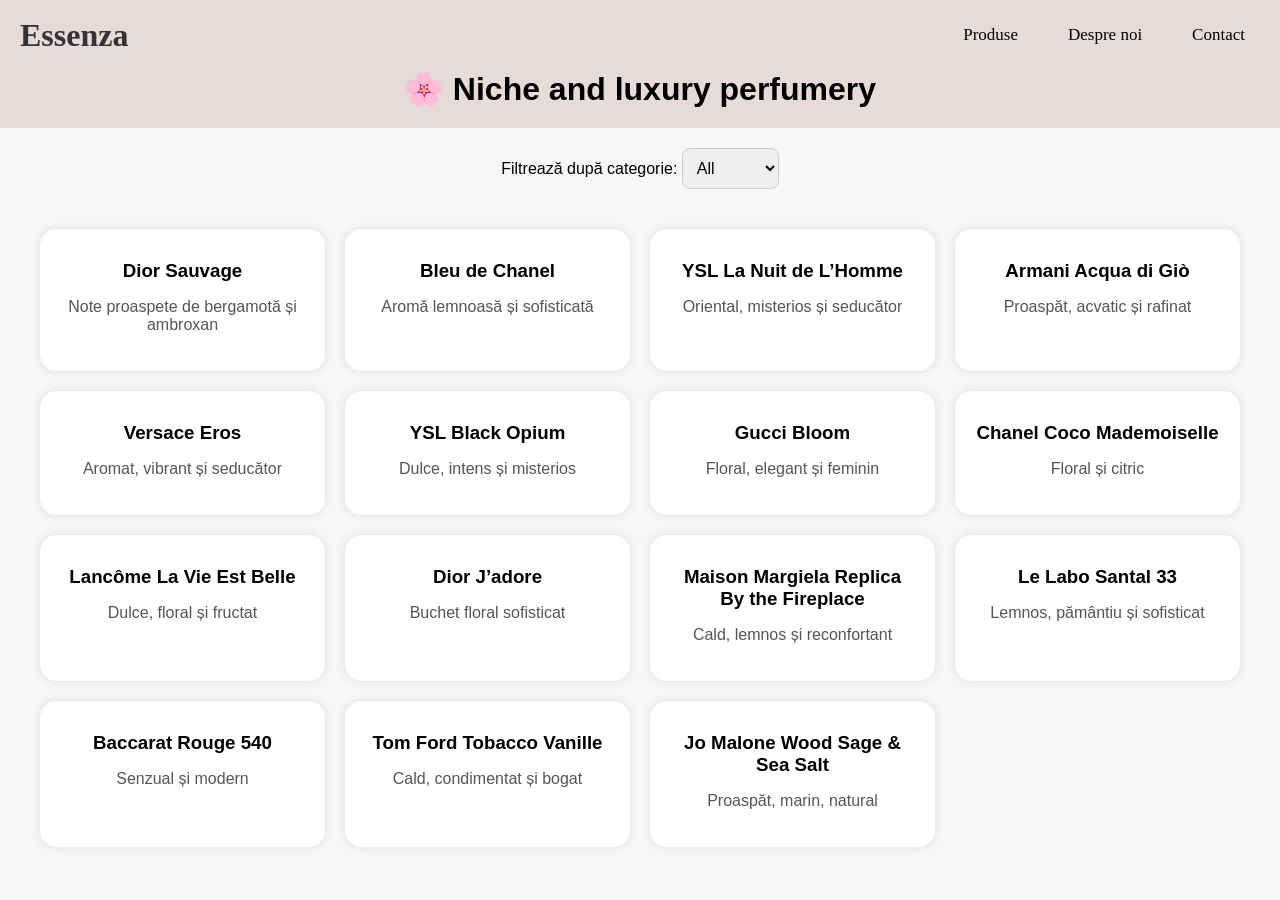
<file: shop.html>
<!DOCTYPE html>
<html lang="ro">
<head>
  <meta charset="UTF-8">
  <meta name="viewport" content="width=device-width, initial-scale=1">
  <title>Niche and luxury perfumery</title>
  <style>
    body {
      font-family: 'Segoe UI', sans-serif;
      background: #f7f7f7;
      margin: 0;
      padding: 0;
    }

    .title {
      background-color: #e7dada;
      color: black;
      padding-bottom: 20px;
      text-align: center;
    }

    .header {
    display: flex;
    justify-content: space-between;
    align-items: center;
    color: #333;
    background-color: #e7dada;
    padding: 10px 20px;
    font-family: 'Times New Roman', sans-serif;
  }

  .home_bttn{
    text-decoration: none;
    color: #333;
  }

  .header h1 {
    margin: 0;
    text-align: center;
  } 

  .hamburger {
    font-size: 30px;
    cursor: pointer;
    display: none;
  }

  .nav ul {
    display: flex;
    gap: 20px;
    list-style: none;
    margin: 0;
    padding: 0;
  }

  .nav li {
    display: inline;
  }

  .nav a {
    display: block;
    color:black;
    text-decoration: none;
    padding: 15px;
    font-size: 17px;
    transition: background-color 0.3s ease;
    border-radius: 5px;
  }

  .nav a:hover {
    background-color: #d8bcbc;
  }

    h1 {
      margin: 0;
    }

    .filter {
      text-align: center;
      margin: 20px;
    }

    select {
      padding: 10px;
      font-size: 16px;
      border-radius: 8px;
      border: 1px solid #ccc;
    }

    .products {
      display: grid;
      grid-template-columns: repeat(auto-fit, minmax(250px, 1fr));
      gap: 20px;
      padding: 20px;
      max-width: 1200px;
      margin: auto;
    }
    .card-img {
     width: 100%;
     height: auto;
     border-radius: 8px;
     object-fit: cover;
    margin-bottom: 10px;
    }

    .card {
      background: white;
      padding: 20px;
      border-radius: 16px;
      box-shadow: 0 0 10px rgba(0,0,0,0.1);
      text-align: center;
      transition: all 0.3s ease;
      cursor: pointer;
      border: 1px solid white
    }

    .card h3 {
      margin: 10px 0 5px;
    }

    .card p {
      color: #555;
    }

    .hidden {
      display: none;
    }

    /* Efectul de accent când e selectat */
    .card:hover {
      box-shadow: 0 0 20px rgba(92, 44, 6, 0.5);
      border: 1px solid #5c2c06;
    }
  </style>
</head>
<body>

  <header class="header">
    <a class="home_bttn" href="index.html">
      <h1>Essenza</h1>
    </a>
    <div class="hamburger"></div>
    <nav class="nav" id="menu">
        <ul>
            <li><a href="shop.html">Produse</a></li>
            <li><a href="despre.html">Despre noi</a></li>
            <li><a href="contact.html">Contact</a></li>
        </ul>
    </nav>
</header>

<header class="title">
  <h1>🌸 Niche and luxury perfumery</h1>
</header>

<div class="filter">
  <label for="category">Filtrează după categorie:</label>
  <select id="category" onchange="filterProducts()">
    <option value="All">All</option>
    <option value="Men">Men</option>
    <option value="Women">Women</option>
    <option value="Unisex">Unisex</option>
  </select>
</div>

<div class="products">
  <!-- Bărbați -->
  <div class="card Men" onclick="selecteazaCard(this)">
    <h3>Dior Sauvage</h3>
    <p>Note proaspete de bergamotă și ambroxan</p>
  </div>
  <div class="card Men" onclick="selecteazaCard(this)">
    <h3>Bleu de Chanel</h3>
    <p>Aromă lemnoasă și sofisticată</p>
  </div>
  <div class="card Men" onclick="selecteazaCard(this)">
    <h3>YSL La Nuit de L’Homme</h3>
    <p>Oriental, misterios și seducător</p>
  </div>
  <div class="card Men" onclick="selecteazaCard(this)">
    <h3>Armani Acqua di Giò</h3>
    <p>Proaspăt, acvatic și rafinat</p>
  </div>
  <div class="card Men" onclick="selecteazaCard(this)">
    <h3>Versace Eros</h3>
    <p>Aromat, vibrant și seducător</p>
  </div>
  
  <!-- Femei -->
  <div class="card Women" onclick="selecteazaCard(this)">
    <h3>YSL Black Opium</h3>
    <p>Dulce, intens și misterios</p>
  </div>
  <div class="card Women" onclick="selecteazaCard(this)">
    <h3>Gucci Bloom</h3>
    <p>Floral, elegant și feminin</p>
  </div>
  <div class="card Women" onclick="selecteazaCard(this)">
    <h3>Chanel Coco Mademoiselle</h3>
    <p>Floral și citric</p>
  </div>
  <div class="card Women" onclick="selecteazaCard(this)">
    <h3>Lancôme La Vie Est Belle</h3>
    <p>Dulce, floral și fructat</p>
  </div>
  <div class="card Women" onclick="selecteazaCard(this)">
    <h3>Dior J’adore</h3>
    <p>Buchet floral sofisticat</p>
  </div>

  <!-- Unisex -->
  <div class="card Unisex" onclick="selecteazaCard(this)">
    <h3>Maison Margiela Replica By the Fireplace</h3>
    <p>Cald, lemnos și reconfortant</p>
  </div>
  <div class="card Unisex" onclick="selecteazaCard(this)">
    <h3>Le Labo Santal 33</h3>
    <p>Lemnos, pământiu și sofisticat</p>
  </div>
  <div class="card Unisex" onclick="selecteazaCard(this)">
    <h3>Baccarat Rouge 540</h3>
    <p>Senzual și modern</p>
  </div>
  <div class="card Unisex" onclick="selecteazaCard(this)">
    <h3>Tom Ford Tobacco Vanille</h3>
    <p>Cald, condimentat și bogat</p>
  </div>
  <div class="card Unisex" onclick="selecteazaCard(this)">
    <h3>Jo Malone Wood Sage & Sea Salt</h3>
    <p>Proaspăt, marin, natural</p>
  </div>
</div> 

<script>
  function filterProducts() {
    const category = document.getElementById('category').value;
    const cards = document.querySelectorAll('.card');

    cards.forEach(card => {
      card.classList.remove('hidden');
      if (category !== 'All' && !card.classList.contains(category)) {
        card.classList.add('hidden');
      }
    });
  }

  function selecteazaCard(card) {
    document.querySelectorAll('.card').forEach(c => c.classList.remove('selected'));
    card.classList.add('selected');
  }
</script>

</body>
</html>
</file>
<file: css/index.css>
body {
    margin: 0;
    font-family: 'Times New Roman', sans-serif;
    background: #fff9f9;
    color: #333;
}

.header {
    display: flex;
    justify-content: space-between;
    align-items: center;
    background-color: #e7dada;
    padding: 10px 20px;
}

.header h1 {
    margin: 0;
    text-align: center;
}

.hamburger {
    font-size: 30px;
    cursor: pointer;
    display: none;
}

.nav ul {
    display: flex;
    gap: 20px;
    list-style: none;
    margin: 0;
    padding: 0;
}

.nav li {
    display: inline;
}

.nav a {
    display: block;
    color:black;
    text-decoration: none;
    padding: 15px;
    font-size: 17px;
    transition: background-color 0.3s ease;
    border-radius: 5px;
}

.nav a:hover {
    background-color: #d8bcbc;
}


.hero {
    text-align: center;
    padding: 25px 20px;
    background-color: #fde5e6;
}

.produse {
    padding: 20px 20px;
    background-color: #fff;
}

.grid {
    display: flex;
    gap: 20px;
    flex-wrap: wrap;
    justify-content: center;
}

.produs {
    background-color: #f8f8f8;
    border: 1px solid #ddd;
    padding: 20px;
    width: 200px;
    text-align: center;
    border-radius: 10px;
}

.produs img {
    max-width: 100%;
    height: 60%;
    object-fit: cover;
}

button {
    margin-top: 10px;
    padding: 8px 15px;
    border: none;
    background-color: #e91e63;
    color: white;
    cursor: pointer;
    border-radius: 5px;
}



.footer {
    background-color:#e7dada;
    text-align: center;
    padding: 10px;
    font-family: 'Times', serif;
}
</file>
